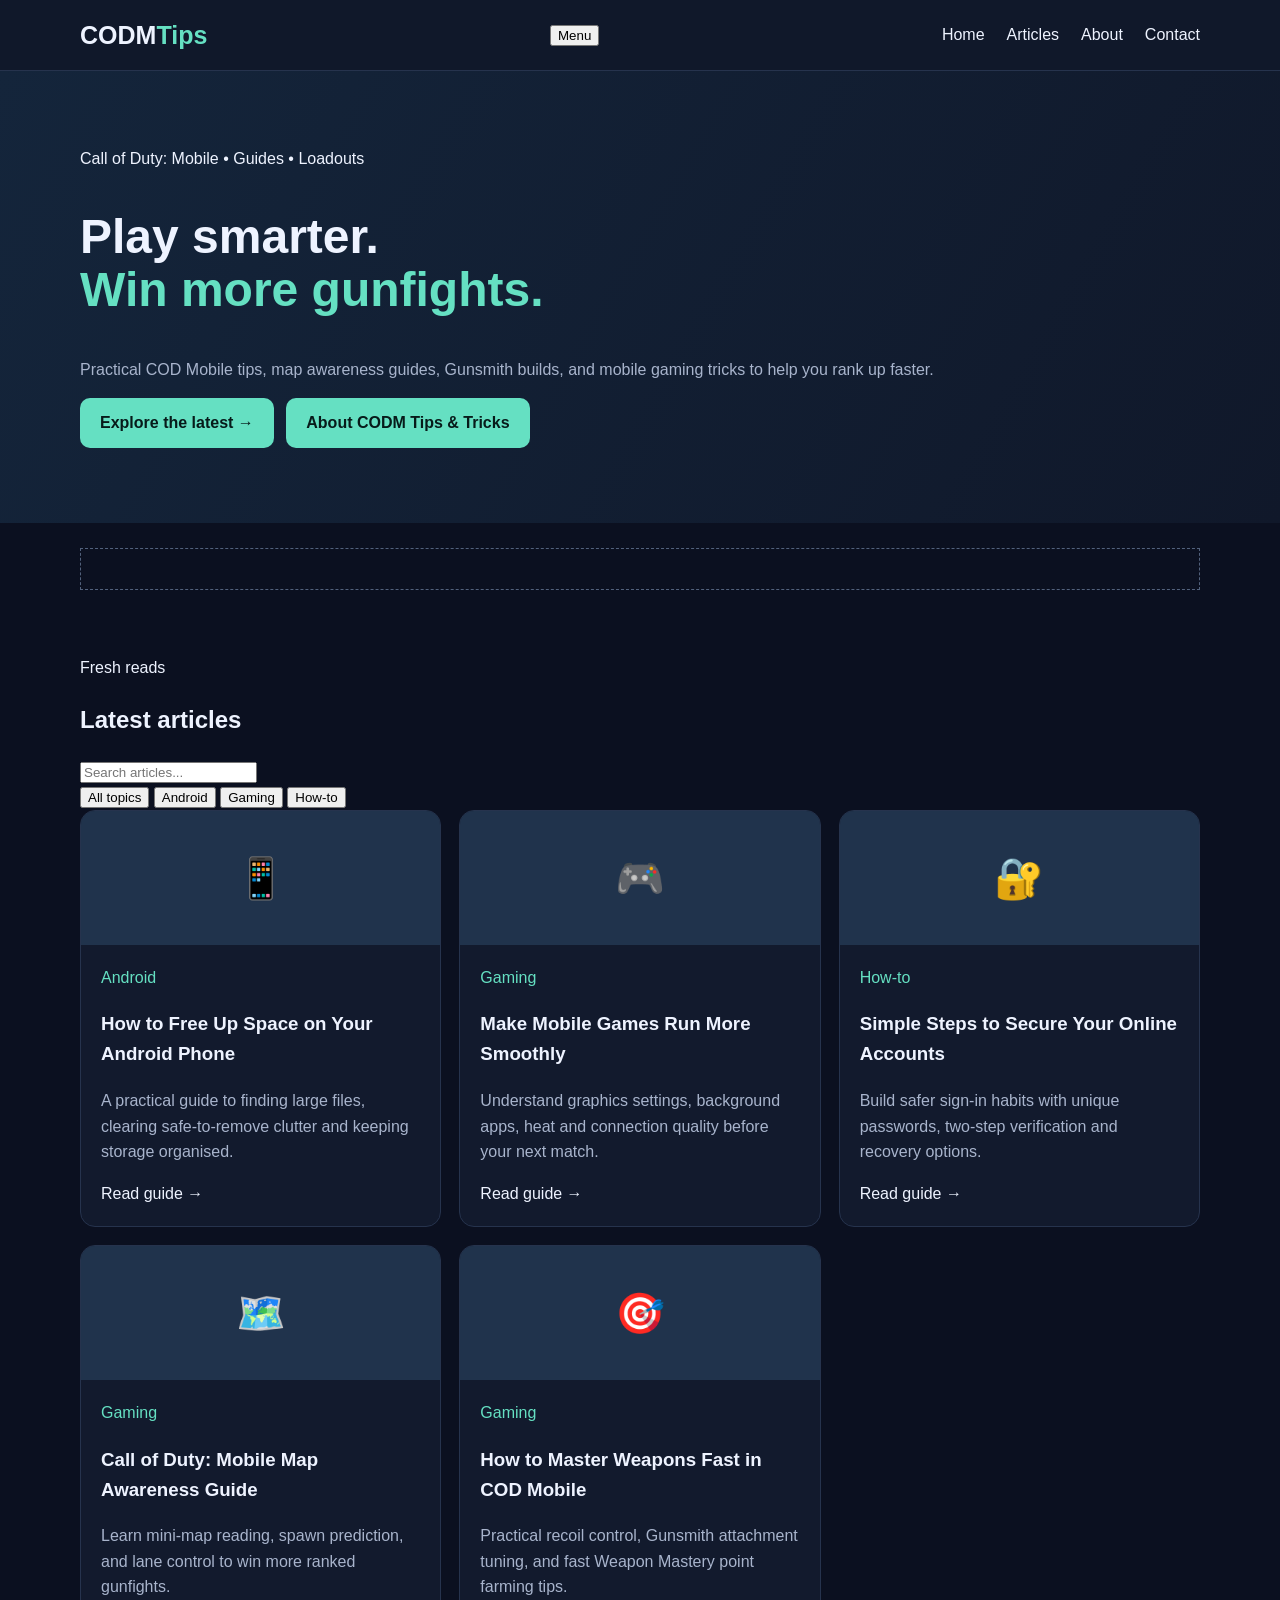
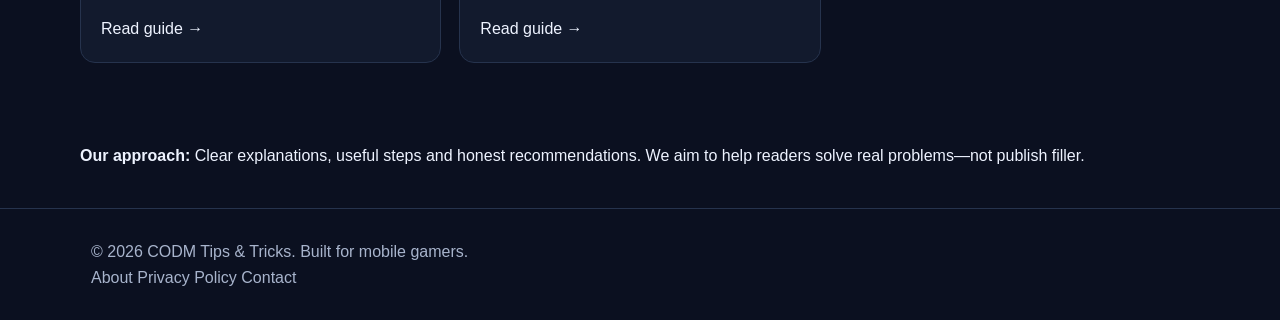
<file: index.html>
<!doctype html>
<html lang="en">
<head>
  <meta charset="utf-8">
  <meta name="viewport" content="width=device-width, initial-scale=1">
  <meta name="description" content="CODM Tips & Tricks shares practical Call of Duty: Mobile guides, map awareness tips, weapon mastery advice, and mobile gaming guides.">
  <meta name="theme-color" content="#061020">
  <title>CODM Tips &amp; Tricks | Call of Duty: Mobile Guides &amp; Loadouts</title>
  <link rel="stylesheet" href="assets/style.css?v=2">
  <script async src="https://pagead2.googlesyndication.com/pagead/js/adsbygoogle.js?client=ca-pub-1563527846088081" crossorigin="anonymous"></script>
</head>
<body>
  <header>
    <div class="wrap nav">
      <a class="brand" href="index.html">CODM<span>Tips</span></a>
      <button class="menu" aria-label="Open navigation">Menu</button>
      <nav class="links">
        <a class="active" href="index.html">Home</a>
        <a href="index.html#latest">Articles</a>
        <a href="about.html">About</a>
        <a href="contact.html">Contact</a>
      </nav>
    </div>
  </header>

  <main>
    <section class="hero">
      <div class="wrap">
        <div class="eyebrow">Call of Duty: Mobile &bull; Guides &bull; Loadouts</div>
        <h1>Play smarter.<br><span style="color:var(--accent)">Win more gunfights.</span></h1>
        <p class="muted">Practical COD Mobile tips, map awareness guides, Gunsmith builds, and mobile gaming tricks to help you rank up faster.</p>
        <a class="btn" href="#latest">Explore the latest <span aria-hidden="true">&rarr;</span></a>
        <a class="btn secondary" href="about.html" style="margin-left:8px">About CODM Tips &amp; Tricks</a>
      </div>
    </section>

    <div class="wrap">
      <div class="ad-slot">
        <!-- CODM Tips & Tricks Homepage Top Banner -->
        <ins class="adsbygoogle"
             style="display:block"
             data-ad-client="ca-pub-1563527846088081"
             data-ad-slot="2319311963"
             data-ad-format="auto"
             data-full-width-responsive="true"></ins>
        <script>
          (adsbygoogle = window.adsbygoogle || []).push({});
        </script>
      </div>
    </div>

    <section class="section wrap" id="latest">
      <div class="section-head">
        <div>
          <div class="eyebrow">Fresh reads</div>
          <h2>Latest articles</h2>
        </div>
        <input id="article-search" type="search" placeholder="Search articles...">
      </div>
      <div class="filters">
        <button class="filter active" data-filter="all">All topics</button>
        <button class="filter" data-filter="android">Android</button>
        <button class="filter" data-filter="gaming">Gaming</button>
        <button class="filter" data-filter="howto">How-to</button>
      </div>
      <div class="grid">
        <article class="card" data-category="android">
          <div class="thumb android">&#128241;</div>
          <div class="card-body">
            <span class="tag">Android</span>
            <h3>How to Free Up Space on Your Android Phone</h3>
            <p class="muted">A practical guide to finding large files, clearing safe-to-remove clutter and keeping storage organised.</p>
            <a class="read-link" href="articles/free-up-space-android.html">Read guide &rarr;</a>
          </div>
        </article>

        <article class="card" data-category="gaming">
          <div class="thumb gaming">&#127918;</div>
          <div class="card-body">
            <span class="tag">Gaming</span>
            <h3>Make Mobile Games Run More Smoothly</h3>
            <p class="muted">Understand graphics settings, background apps, heat and connection quality before your next match.</p>
            <a class="read-link" href="articles/smooth-mobile-gaming.html">Read guide &rarr;</a>
          </div>
        </article>

        <article class="card" data-category="howto">
          <div class="thumb security">&#128272;</div>
          <div class="card-body">
            <span class="tag">How-to</span>
            <h3>Simple Steps to Secure Your Online Accounts</h3>
            <p class="muted">Build safer sign-in habits with unique passwords, two-step verification and recovery options.</p>
            <a class="read-link" href="articles/account-security.html">Read guide &rarr;</a>
          </div>
        </article>

        <article class="card" data-category="gaming">
          <div class="thumb gaming">&#128506;&#65039;</div>
          <div class="card-body">
            <span class="tag">Gaming</span>
            <h3>Call of Duty: Mobile Map Awareness Guide</h3>
            <p class="muted">Learn mini-map reading, spawn prediction, and lane control to win more ranked gunfights.</p>
            <a class="read-link" href="codm-map-awareness.html">Read guide &rarr;</a>
          </div>
        </article>

        <article class="card" data-category="gaming">
          <div class="thumb gaming">&#127919;</div>
          <div class="card-body">
            <span class="tag">Gaming</span>
            <h3>How to Master Weapons Fast in COD Mobile</h3>
            <p class="muted">Practical recoil control, Gunsmith attachment tuning, and fast Weapon Mastery point farming tips.</p>
            <a class="read-link" href="codm-weapon-mastery.html">Read guide &rarr;</a>
          </div>
        </article>
      </div>
    </section>

    <section class="section">
      <div class="wrap">
        <div class="callout">
          <strong>Our approach:</strong> Clear explanations, useful steps and honest recommendations. We aim to help readers solve real problems—not publish filler.
        </div>
      </div>
    </section>
  </main>

  <footer>
    <div class="wrap foot">
      <div>&copy; 2026 CODM Tips &amp; Tricks. Built for mobile gamers.</div>
      <div class="footlinks">
        <a href="about.html">About</a>
        <a href="privacy.html">Privacy Policy</a>
        <a href="contact.html">Contact</a>
      </div>
    </div>
  </footer>

  <script src="assets/script.js?v=2"></script>
</body>
</html>
</file>
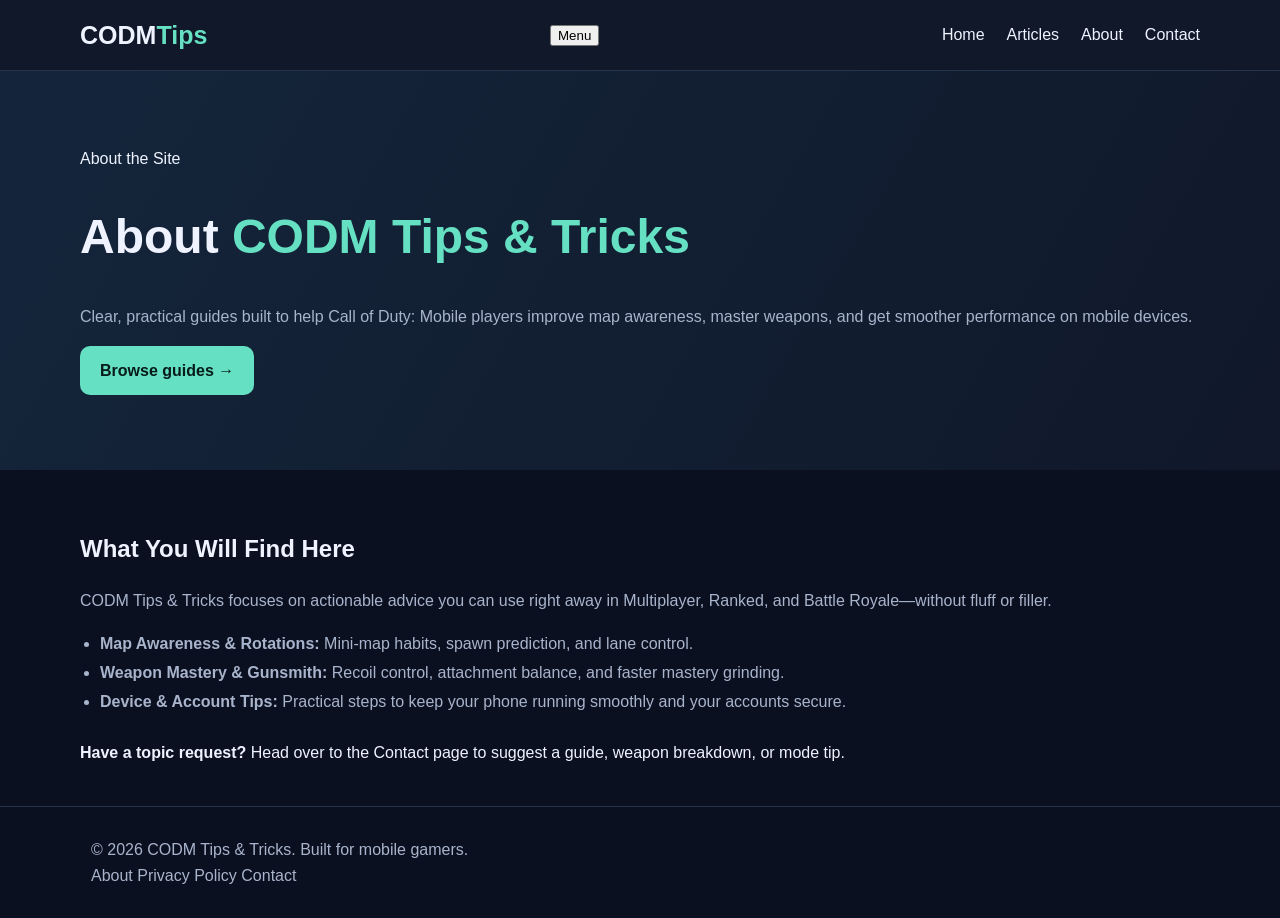
<file: about.html>
<!doctype html>
<html lang="en">
<head>
  <meta charset="utf-8">
  <meta name="viewport" content="width=device-width, initial-scale=1">
  <meta name="description" content="About CODM Tips & Tricks — practical Call of Duty: Mobile guides, map awareness, weapon mastery, and mobile gaming tips.">
  <meta name="theme-color" content="#061020">
  <title>About | CODM Tips &amp; Tricks</title>
  <link rel="stylesheet" href="assets/style.css?v=2">
</head>
<body>
  <header>
    <div class="wrap nav">
      <a class="brand" href="index.html">CODM<span>Tips</span></a>
      <button class="menu" aria-label="Open navigation">Menu</button>
      <nav class="links">
        <a href="index.html">Home</a>
        <a href="index.html#latest">Articles</a>
        <a class="active" href="about.html">About</a>
        <a href="contact.html">Contact</a>
      </nav>
    </div>
  </header>

  <main>
    <section class="hero">
      <div class="wrap">
        <div class="eyebrow">About the Site</div>
        <h1>About <span style="color:var(--accent)">CODM Tips &amp; Tricks</span></h1>
        <p class="muted">Clear, practical guides built to help Call of Duty: Mobile players improve map awareness, master weapons, and get smoother performance on mobile devices.</p>
        <a class="btn" href="index.html#latest">Browse guides <span aria-hidden="true">&rarr;</span></a>
      </div>
    </section>

    <section class="section">
      <div class="wrap">
        <h2>What You Will Find Here</h2>
        <p class="muted">CODM Tips &amp; Tricks focuses on actionable advice you can use right away in Multiplayer, Ranked, and Battle Royale—without fluff or filler.</p>

        <ul class="muted" style="line-height:1.8; padding-left:20px;">
          <li><strong>Map Awareness &amp; Rotations:</strong> Mini-map habits, spawn prediction, and lane control.</li>
          <li><strong>Weapon Mastery &amp; Gunsmith:</strong> Recoil control, attachment balance, and faster mastery grinding.</li>
          <li><strong>Device &amp; Account Tips:</strong> Practical steps to keep your phone running smoothly and your accounts secure.</li>
        </ul>

        <div class="callout" style="margin-top:24px;">
          <strong>Have a topic request?</strong> Head over to the <a href="contact.html">Contact</a> page to suggest a guide, weapon breakdown, or mode tip.
        </div>
      </div>
    </section>
  </main>

  <footer>
    <div class="wrap foot">
      <div>&copy; 2026 CODM Tips &amp; Tricks. Built for mobile gamers.</div>
      <div class="footlinks">
        <a href="about.html">About</a>
        <a href="privacy.html">Privacy Policy</a>
        <a href="contact.html">Contact</a>
      </div>
    </div>
  </footer>

  <script src="assets/script.js?v=2"></script>
</body>
</html>
</file>
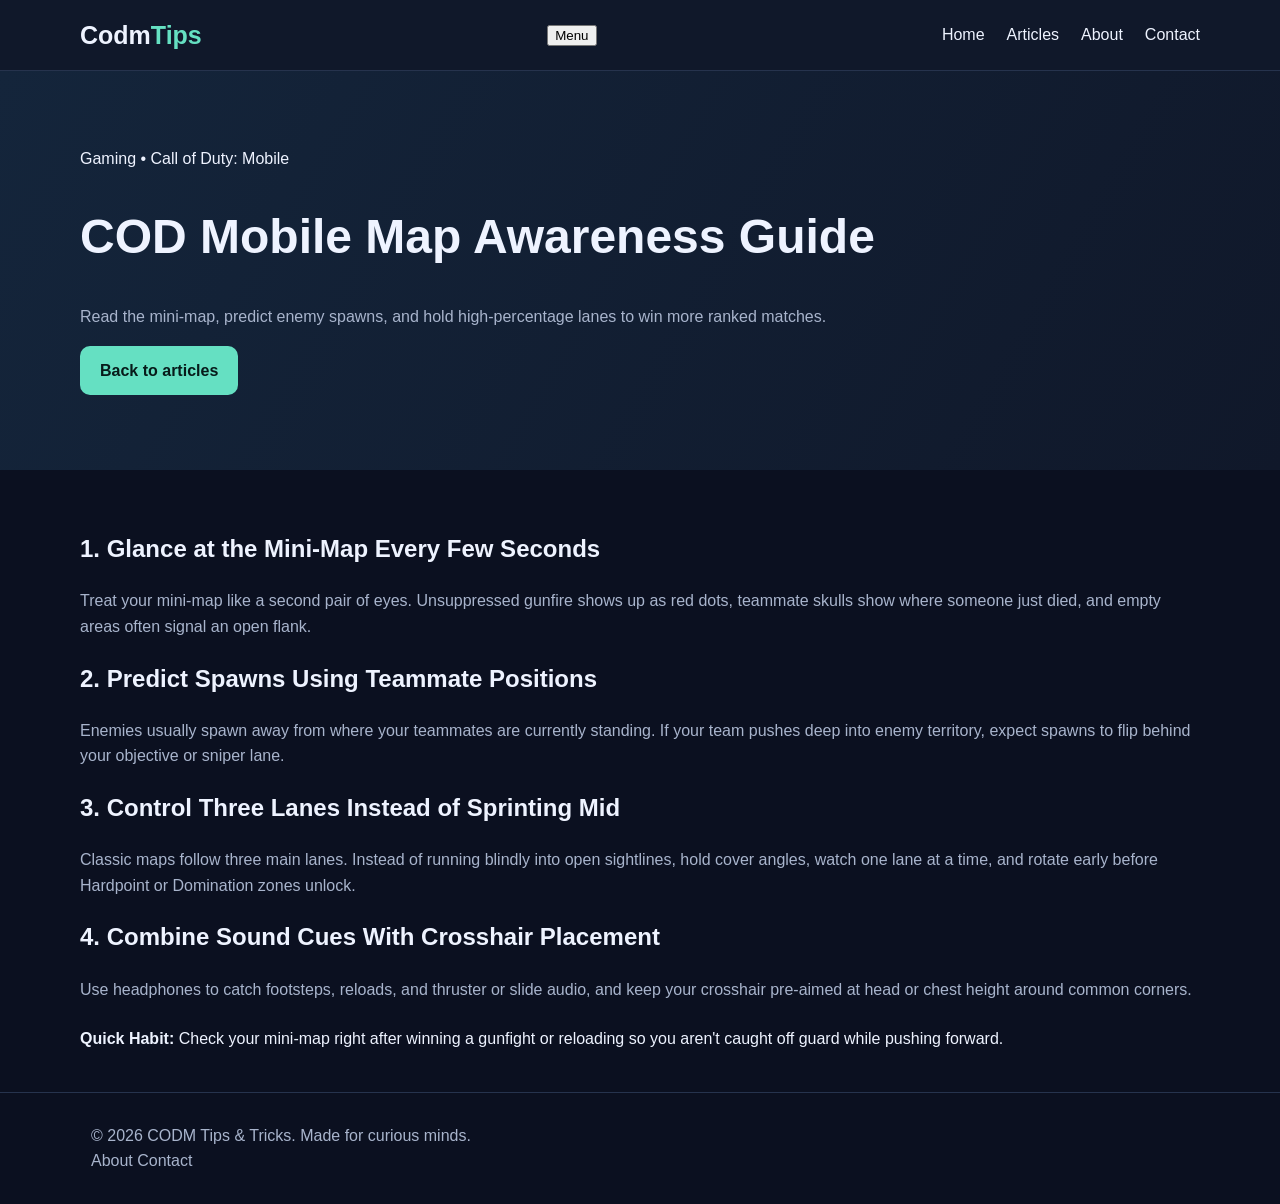
<file: codm-map-awareness.html>
<!doctype html>
<html lang="en">
<head>
  <meta charset="utf-8">
  <meta name="viewport" content="width=device-width, initial-scale=1">
  <meta name="description" content="Call of Duty: Mobile map awareness guide covering mini-map reading, spawn prediction, and lane control.">
  <meta name="theme-color" content="#061020">
  <title>Call of Duty: Mobile Map Awareness Guide | CODM Tips & Tricks</title>
  <link rel="stylesheet" href="assets/style.css?v=2">
</head>
<body>
  <header>
    <div class="wrap nav">
      <a class="brand" href="index.html">Codm<span>Tips</span></a>
      <button class="menu" aria-label="Open navigation">Menu</button>
      <nav class="links">
        <a href="index.html">Home</a>
        <a class="active" href="index.html#latest">Articles</a>
        <a href="about.html">About</a>
        <a href="contact.html">Contact</a>
      </nav>
    </div>
  </header>

  <main>
    <section class="hero">
      <div class="wrap">
        <div class="eyebrow">Gaming &bull; Call of Duty: Mobile</div>
        <h1>COD Mobile Map Awareness Guide</h1>
        <p class="muted">Read the mini-map, predict enemy spawns, and hold high-percentage lanes to win more ranked matches.</p>
        <a class="btn" href="index.html#latest">Back to articles</a>
      </div>
    </section>

    <section class="section">
      <div class="wrap">
        <h2>1. Glance at the Mini-Map Every Few Seconds</h2>
        <p class="muted">Treat your mini-map like a second pair of eyes. Unsuppressed gunfire shows up as red dots, teammate skulls show where someone just died, and empty areas often signal an open flank.</p>

        <h2>2. Predict Spawns Using Teammate Positions</h2>
        <p class="muted">Enemies usually spawn away from where your teammates are currently standing. If your team pushes deep into enemy territory, expect spawns to flip behind your objective or sniper lane.</p>

        <h2>3. Control Three Lanes Instead of Sprinting Mid</h2>
        <p class="muted">Classic maps follow three main lanes. Instead of running blindly into open sightlines, hold cover angles, watch one lane at a time, and rotate early before Hardpoint or Domination zones unlock.</p>

        <h2>4. Combine Sound Cues With Crosshair Placement</h2>
        <p class="muted">Use headphones to catch footsteps, reloads, and thruster or slide audio, and keep your crosshair pre-aimed at head or chest height around common corners.</p>

        <div class="callout" style="margin-top:24px;">
          <strong>Quick Habit:</strong> Check your mini-map right after winning a gunfight or reloading so you aren't caught off guard while pushing forward.
        </div>
      </div>
    </section>
  </main>

  <footer>
    <div class="wrap foot">
      <div>&copy; 2026 CODM Tips & Tricks. Made for curious minds.</div>
      <div class="footlinks">
        <a href="about.html">About</a>
        <a href="contact.html">Contact</a>
      </div>
    </div>
  </footer>

  <script src="assets/script.js?v=2"></script>
</body>
</html>
</file>
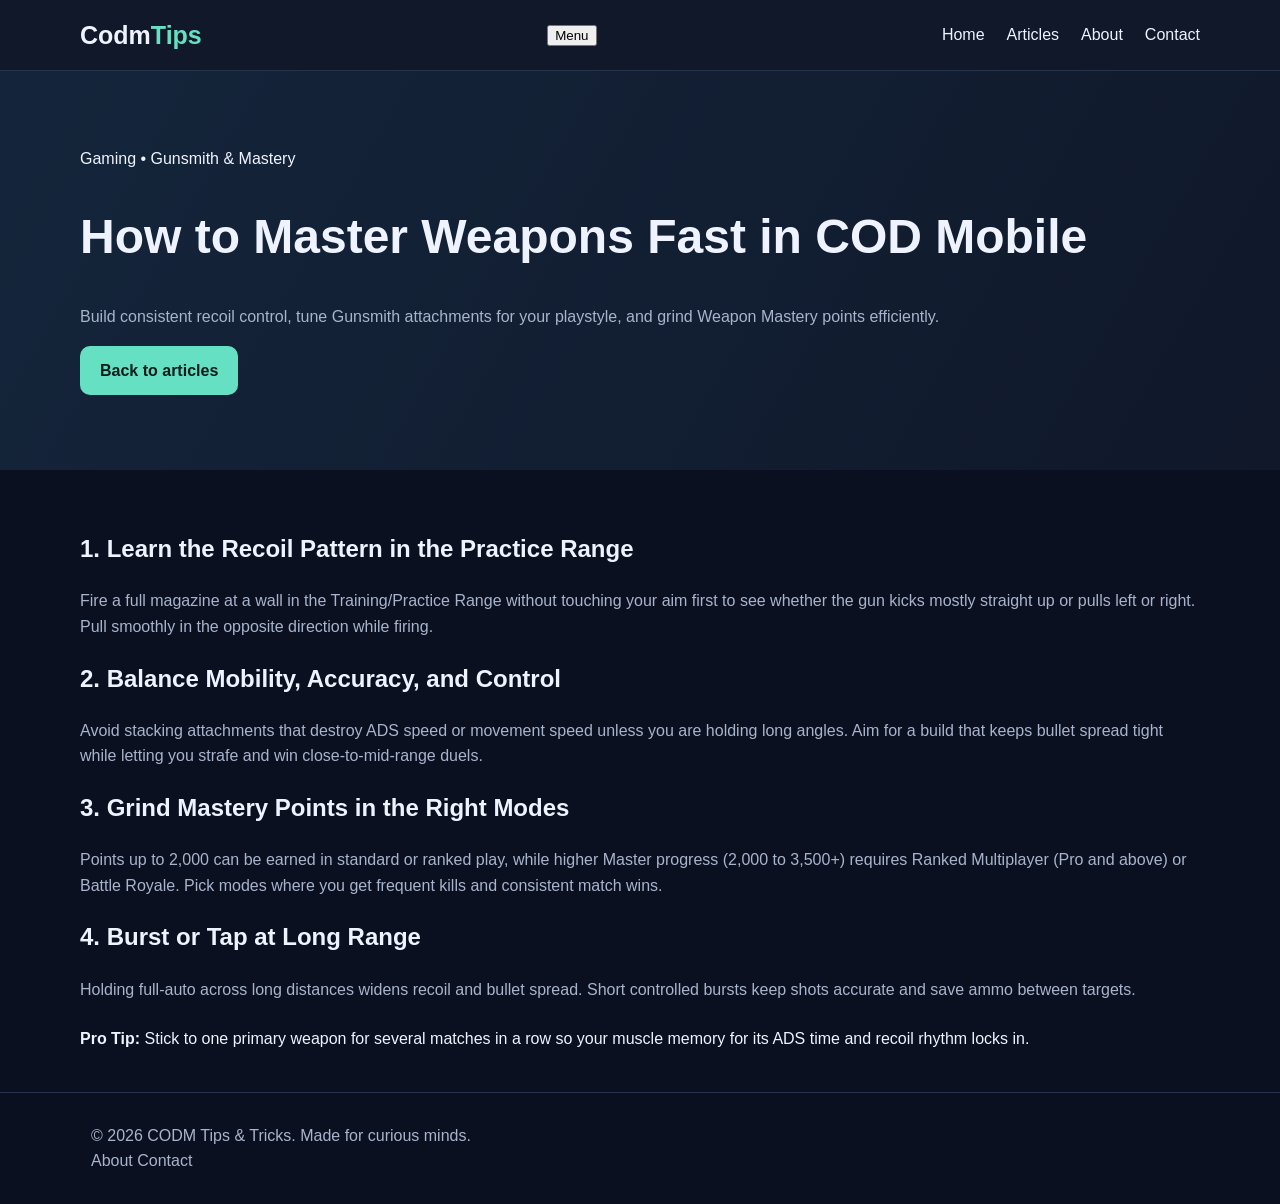
<file: codm-weapon-mastery.html>
<!doctype html>
<html lang="en">
<head>
  <meta charset="utf-8">
  <meta name="viewport" content="width=device-width, initial-scale=1">
  <meta name="description" content="Tips and tricks to master weapons fast in Call of Duty: Mobile, including recoil control, Gunsmith tuning, and Weapon Mastery grinding.">
  <meta name="theme-color" content="#061020">
  <title>How to Master Weapons Fast in COD Mobile | CODM Tips & Tricks</title>
  <link rel="stylesheet" href="assets/style.css?v=2">
</head>
<body>
  <header>
    <div class="wrap nav">
      <a class="brand" href="index.html">Codm<span>Tips</span></a>
      <button class="menu" aria-label="Open navigation">Menu</button>
      <nav class="links">
        <a href="index.html">Home</a>
        <a class="active" href="index.html#latest">Articles</a>
        <a href="about.html">About</a>
        <a href="contact.html">Contact</a>
      </nav>
    </div>
  </header>

  <main>
    <section class="hero">
      <div class="wrap">
        <div class="eyebrow">Gaming &bull; Gunsmith &amp; Mastery</div>
        <h1>How to Master Weapons Fast in COD Mobile</h1>
        <p class="muted">Build consistent recoil control, tune Gunsmith attachments for your playstyle, and grind Weapon Mastery points efficiently.</p>
        <a class="btn" href="index.html#latest">Back to articles</a>
      </div>
    </section>

    <section class="section">
      <div class="wrap">
        <h2>1. Learn the Recoil Pattern in the Practice Range</h2>
        <p class="muted">Fire a full magazine at a wall in the Training/Practice Range without touching your aim first to see whether the gun kicks mostly straight up or pulls left or right. Pull smoothly in the opposite direction while firing.</p>

        <h2>2. Balance Mobility, Accuracy, and Control</h2>
        <p class="muted">Avoid stacking attachments that destroy ADS speed or movement speed unless you are holding long angles. Aim for a build that keeps bullet spread tight while letting you strafe and win close-to-mid-range duels.</p>

        <h2>3. Grind Mastery Points in the Right Modes</h2>
        <p class="muted">Points up to 2,000 can be earned in standard or ranked play, while higher Master progress (2,000 to 3,500+) requires Ranked Multiplayer (Pro and above) or Battle Royale. Pick modes where you get frequent kills and consistent match wins.</p>

        <h2>4. Burst or Tap at Long Range</h2>
        <p class="muted">Holding full-auto across long distances widens recoil and bullet spread. Short controlled bursts keep shots accurate and save ammo between targets.</p>

        <div class="callout" style="margin-top:24px;">
          <strong>Pro Tip:</strong> Stick to one primary weapon for several matches in a row so your muscle memory for its ADS time and recoil rhythm locks in.
        </div>
      </div>
    </section>
  </main>

  <footer>
    <div class="wrap foot">
      <div>&copy; 2026 CODM Tips & Tricks. Made for curious minds.</div>
      <div class="footlinks">
        <a href="about.html">About</a>
        <a href="contact.html">Contact</a>
      </div>
    </div>
  </footer>

  <script src="assets/script.js?v=2"></script>
</body>
</html>
</file>
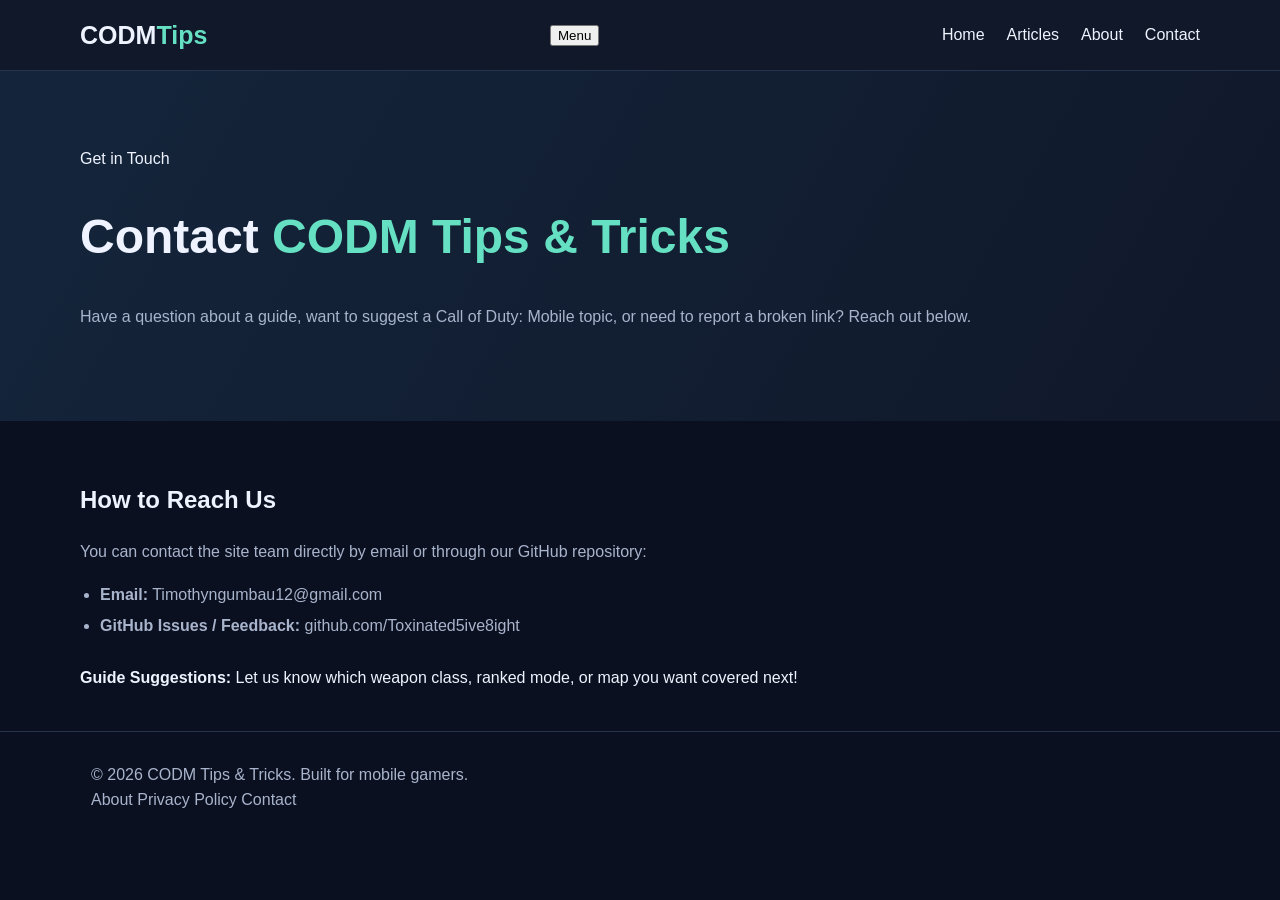
<file: contact.html>
<!doctype html>
<html lang="en">
<head>
  <meta charset="utf-8">
  <meta name="viewport" content="width=device-width, initial-scale=1">
  <meta name="description" content="Contact CODM Tips & Tricks — send guide requests, feedback, or questions.">
  <meta name="theme-color" content="#061020">
  <title>Contact | CODM Tips &amp; Tricks</title>
  <link rel="stylesheet" href="assets/style.css?v=2">
</head>
<body>
  <header>
    <div class="wrap nav">
      <a class="brand" href="index.html">CODM<span>Tips</span></a>
      <button class="menu" aria-label="Open navigation">Menu</button>
      <nav class="links">
        <a href="index.html">Home</a>
        <a href="index.html#latest">Articles</a>
        <a href="about.html">About</a>
        <a class="active" href="contact.html">Contact</a>
      </nav>
    </div>
  </header>

  <main>
    <section class="hero">
      <div class="wrap">
        <div class="eyebrow">Get in Touch</div>
        <h1>Contact <span style="color:var(--accent)">CODM Tips &amp; Tricks</span></h1>
        <p class="muted">Have a question about a guide, want to suggest a Call of Duty: Mobile topic, or need to report a broken link? Reach out below.</p>
      </div>
    </section>

    <section class="section">
      <div class="wrap">
        <h2>How to Reach Us</h2>
        <p class="muted">You can contact the site team directly by email or through our GitHub repository:</p>

        <ul class="muted" style="line-height:1.9; padding-left:20px;">
          <li><strong>Email:</strong> <a href="mailto:Timothyngumbau12@gmail.com">Timothyngumbau12@gmail.com</a></li>
          <li><strong>GitHub Issues / Feedback:</strong> <a href="https://github.com/Toxinated5ive8ight/Toxinated5ive8ight.github.io" target="_blank" rel="noopener">github.com/Toxinated5ive8ight</a></li>
        </ul>

        <div class="callout" style="margin-top:24px;">
          <strong>Guide Suggestions:</strong> Let us know which weapon class, ranked mode, or map you want covered next!
        </div>
      </div>
    </section>
  </main>

  <footer>
    <div class="wrap foot">
      <div>&copy; 2026 CODM Tips &amp; Tricks. Built for mobile gamers.</div>
      <div class="footlinks">
        <a href="about.html">About</a>
        <a href="privacy.html">Privacy Policy</a>
        <a href="contact.html">Contact</a>
      </div>
    </div>
  </footer>

  <script src="assets/script.js?v=2"></script>
</body>
</html>
</file>
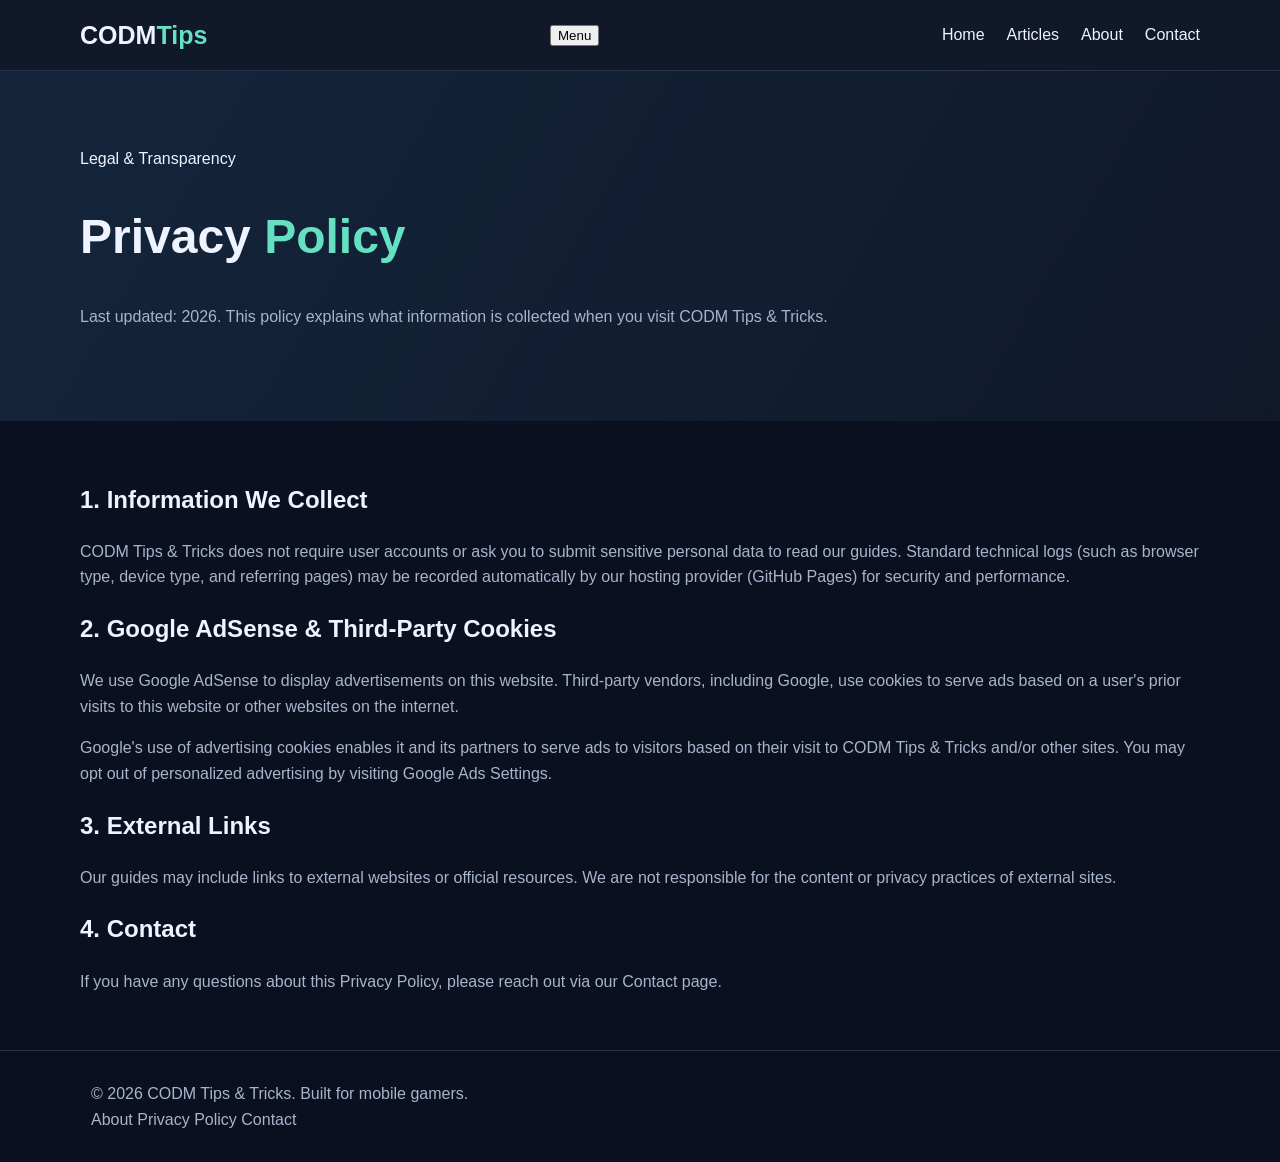
<file: privacy.html>
<!doctype html>
<html lang="en">
<head>
  <meta charset="utf-8">
  <meta name="viewport" content="width=device-width, initial-scale=1">
  <meta name="description" content="Privacy Policy for CODM Tips & Tricks — learn how cookies, analytics, and advertising work on our site.">
  <meta name="theme-color" content="#061020">
  <title>Privacy Policy | CODM Tips &amp; Tricks</title>
  <link rel="stylesheet" href="assets/style.css?v=2">
</head>
<body>
  <header>
    <div class="wrap nav">
      <a class="brand" href="index.html">CODM<span>Tips</span></a>
      <button class="menu" aria-label="Open navigation">Menu</button>
      <nav class="links">
        <a href="index.html">Home</a>
        <a href="index.html#latest">Articles</a>
        <a href="about.html">About</a>
        <a href="contact.html">Contact</a>
      </nav>
    </div>
  </header>

  <main>
    <section class="hero">
      <div class="wrap">
        <div class="eyebrow">Legal &amp; Transparency</div>
        <h1>Privacy <span style="color:var(--accent)">Policy</span></h1>
        <p class="muted">Last updated: 2026. This policy explains what information is collected when you visit CODM Tips &amp; Tricks.</p>
      </div>
    </section>

    <section class="section">
      <div class="wrap">
        <h2>1. Information We Collect</h2>
        <p class="muted">CODM Tips &amp; Tricks does not require user accounts or ask you to submit sensitive personal data to read our guides. Standard technical logs (such as browser type, device type, and referring pages) may be recorded automatically by our hosting provider (GitHub Pages) for security and performance.</p>

        <h2>2. Google AdSense &amp; Third-Party Cookies</h2>
        <p class="muted">We use Google AdSense to display advertisements on this website. Third-party vendors, including Google, use cookies to serve ads based on a user's prior visits to this website or other websites on the internet.</p>
        <p class="muted">Google's use of advertising cookies enables it and its partners to serve ads to visitors based on their visit to CODM Tips &amp; Tricks and/or other sites. You may opt out of personalized advertising by visiting <a href="https://myadcenter.google.com/" target="_blank" rel="noopener">Google Ads Settings</a>.</p>

        <h2>3. External Links</h2>
        <p class="muted">Our guides may include links to external websites or official resources. We are not responsible for the content or privacy practices of external sites.</p>

        <h2>4. Contact</h2>
        <p class="muted">If you have any questions about this Privacy Policy, please reach out via our <a href="contact.html">Contact</a> page.</p>
      </div>
    </section>
  </main>

  <footer>
    <div class="wrap foot">
      <div>&copy; 2026 CODM Tips &amp; Tricks. Built for mobile gamers.</div>
      <div class="footlinks">
        <a href="about.html">About</a>
        <a href="privacy.html">Privacy Policy</a>
        <a href="contact.html">Contact</a>
      </div>
    </div>
  </footer>

  <script src="assets/script.js?v=2"></script>
</body>
</html>
</file>
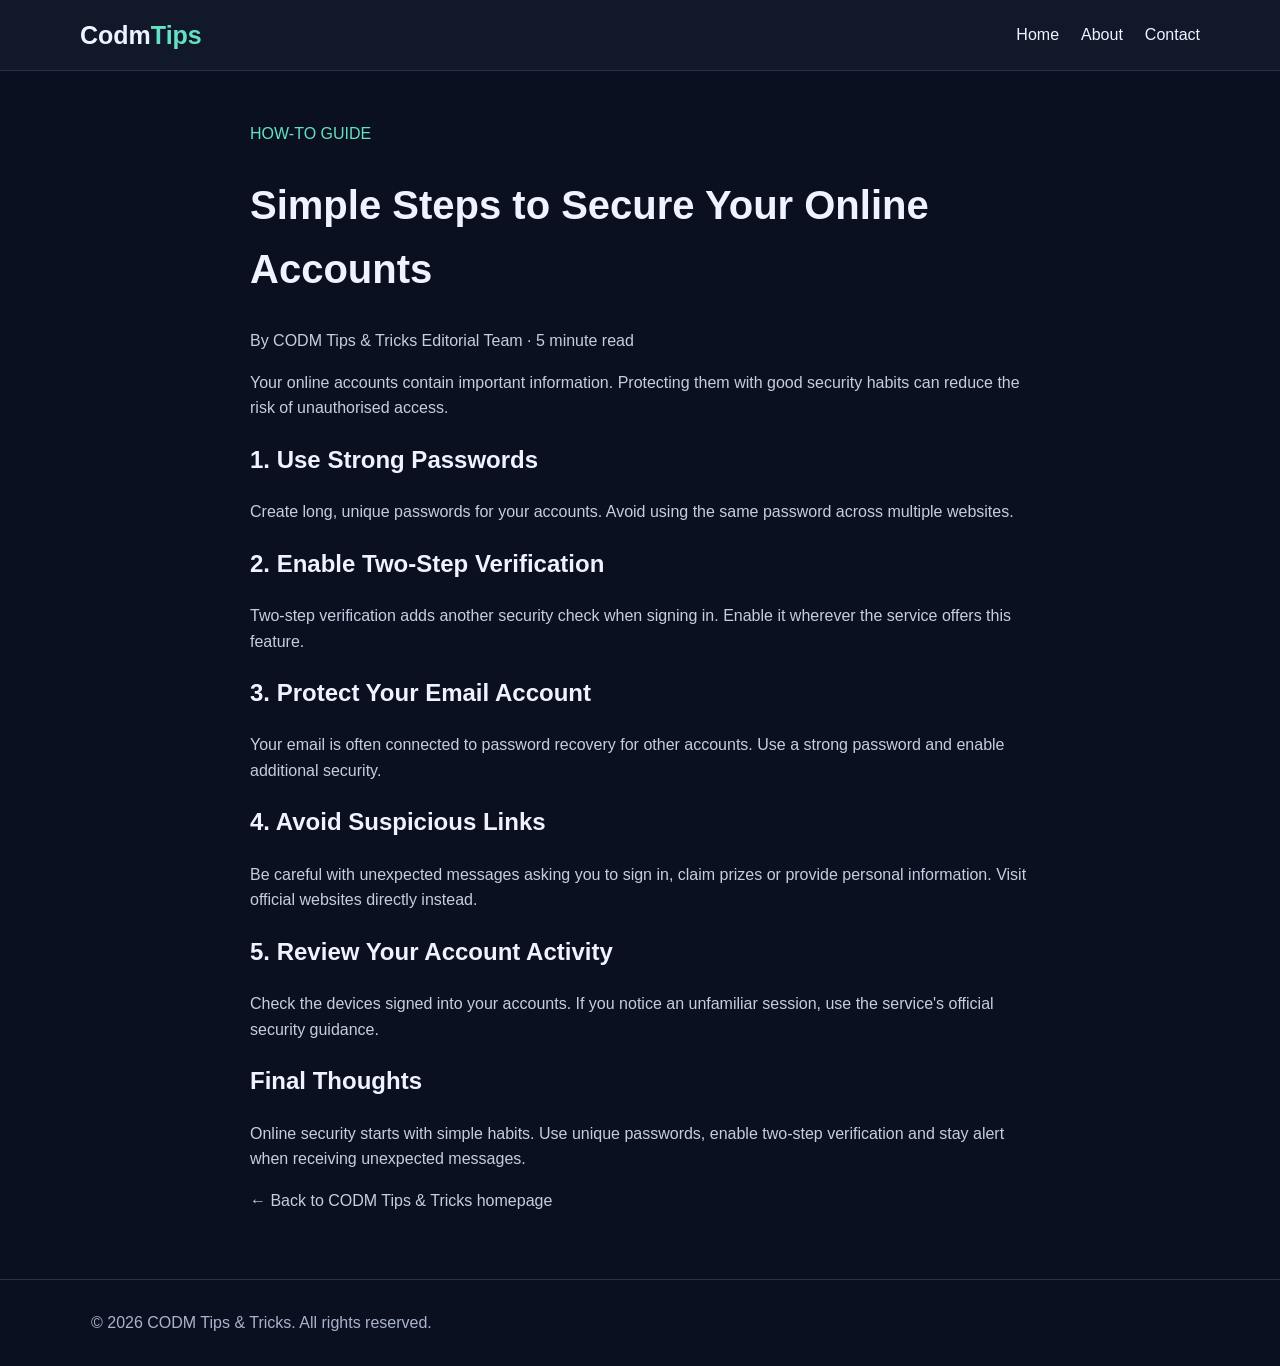
<file: articles/account-security.html>
<!DOCTYPE html>
<html lang="en">
<head>
<meta charset="UTF-8">
<meta name="viewport" content="width=device-width, initial-scale=1">
<title>How to Secure Your Online Accounts | CODM Tips & Tricks</title>
<meta name="description" content="Simple steps to protect your online accounts with stronger passwords and two-step verification.">
<link rel="stylesheet" href="../assets/style.css">
</head>
<body>

<header>
<div class="wrap nav">
<a class="brand" href="../index.html">Codm<span>Tips</span></a>
<nav class="links">
<a href="../index.html">Home</a>
<a href="../about.html">About</a>
<a href="../contact.html">Contact</a>
</nav>
</div>
</header>

<main class="page">
<div class="wrap prose">

<div class="tag">HOW-TO GUIDE</div>

<h1>Simple Steps to Secure Your Online Accounts</h1>

<p class="muted">By CODM Tips & Tricks Editorial Team · 5 minute read</p>

<p>Your online accounts contain important information. Protecting them with good security habits can reduce the risk of unauthorised access.</p>

<h2>1. Use Strong Passwords</h2>
<p>Create long, unique passwords for your accounts. Avoid using the same password across multiple websites.</p>

<h2>2. Enable Two-Step Verification</h2>
<p>Two-step verification adds another security check when signing in. Enable it wherever the service offers this feature.</p>

<h2>3. Protect Your Email Account</h2>
<p>Your email is often connected to password recovery for other accounts. Use a strong password and enable additional security.</p>

<h2>4. Avoid Suspicious Links</h2>
<p>Be careful with unexpected messages asking you to sign in, claim prizes or provide personal information. Visit official websites directly instead.</p>

<h2>5. Review Your Account Activity</h2>
<p>Check the devices signed into your accounts. If you notice an unfamiliar session, use the service's official security guidance.</p>

<h2>Final Thoughts</h2>
<p>Online security starts with simple habits. Use unique passwords, enable two-step verification and stay alert when receiving unexpected messages.</p>

<p><a href="../index.html">← Back to CODM Tips & Tricks homepage</a></p>

</div>
</main>

<footer>
<div class="wrap">© 2026 CODM Tips & Tricks. All rights reserved.</div>
</footer>

</body>
</html>
</file>
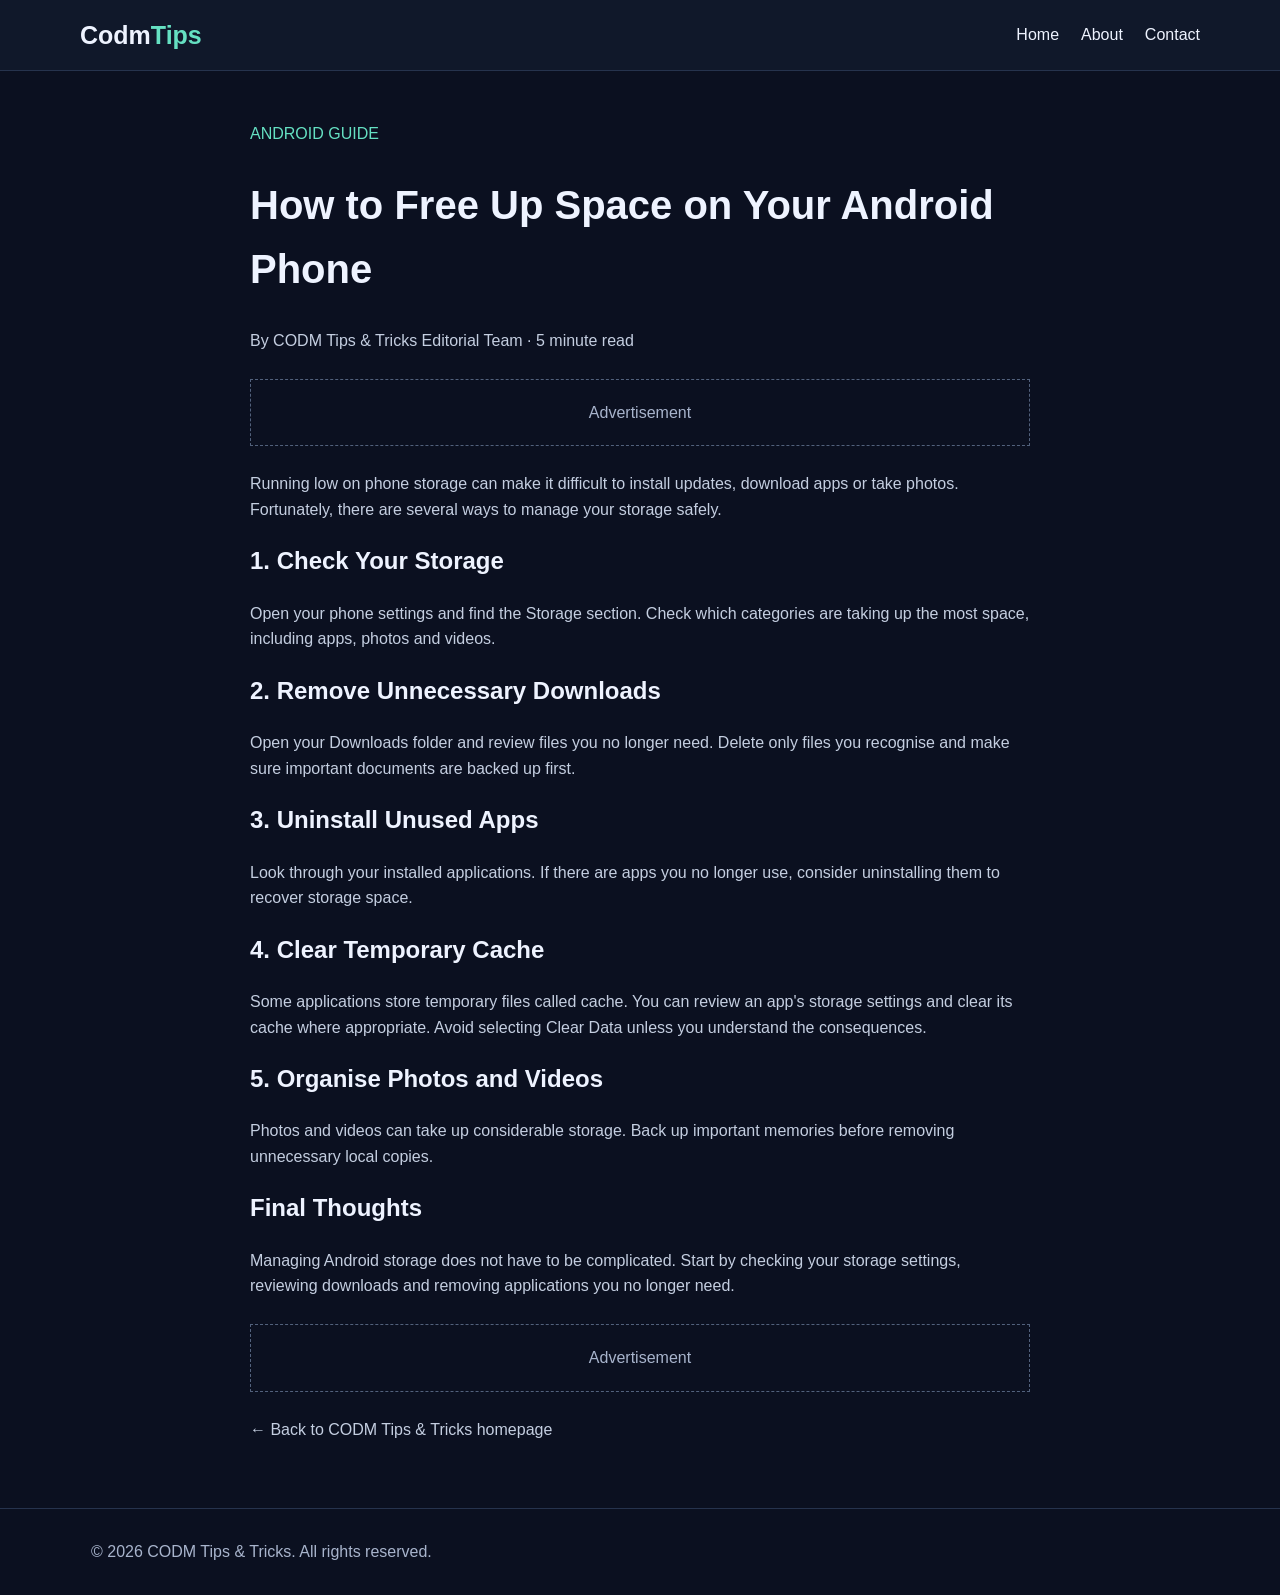
<file: articles/android-storage.html>
<!DOCTYPE html>
<html lang="en">
<head>
<meta charset="UTF-8">
<meta name="viewport" content="width=device-width, initial-scale=1">
<title>How to Free Up Android Storage | CODM Tips & Tricks</title>
<meta name="description" content="Learn practical ways to free up storage space on your Android phone safely.">
<link rel="stylesheet" href="../assets/style.css">
</head>
<body>

<header>
<div class="wrap nav">
<a class="brand" href="../index.html">Codm<span>Tips</span></a>
<nav class="links">
<a href="../index.html">Home</a>
<a href="../about.html">About</a>
<a href="../contact.html">Contact</a>
</nav>
</div>
</header>

<main class="page">
<div class="wrap prose">

<div class="tag">ANDROID GUIDE</div>

<h1>How to Free Up Space on Your Android Phone</h1>

<p class="muted">By CODM Tips & Tricks Editorial Team · 5 minute read</p>

<div class="ad-slot">Advertisement</div>

<p>Running low on phone storage can make it difficult to install updates, download apps or take photos. Fortunately, there are several ways to manage your storage safely.</p>

<h2>1. Check Your Storage</h2>
<p>Open your phone settings and find the Storage section. Check which categories are taking up the most space, including apps, photos and videos.</p>

<h2>2. Remove Unnecessary Downloads</h2>
<p>Open your Downloads folder and review files you no longer need. Delete only files you recognise and make sure important documents are backed up first.</p>

<h2>3. Uninstall Unused Apps</h2>
<p>Look through your installed applications. If there are apps you no longer use, consider uninstalling them to recover storage space.</p>

<h2>4. Clear Temporary Cache</h2>
<p>Some applications store temporary files called cache. You can review an app's storage settings and clear its cache where appropriate. Avoid selecting Clear Data unless you understand the consequences.</p>

<h2>5. Organise Photos and Videos</h2>
<p>Photos and videos can take up considerable storage. Back up important memories before removing unnecessary local copies.</p>

<h2>Final Thoughts</h2>
<p>Managing Android storage does not have to be complicated. Start by checking your storage settings, reviewing downloads and removing applications you no longer need.</p>

<div class="ad-slot">Advertisement</div>

<p><a href="../index.html">← Back to CODM Tips & Tricks homepage</a></p>

</div>
</main>

<footer>
<div class="wrap">© 2026 CODM Tips & Tricks. All rights reserved.</div>
</footer>

</body>
</html>
</file>
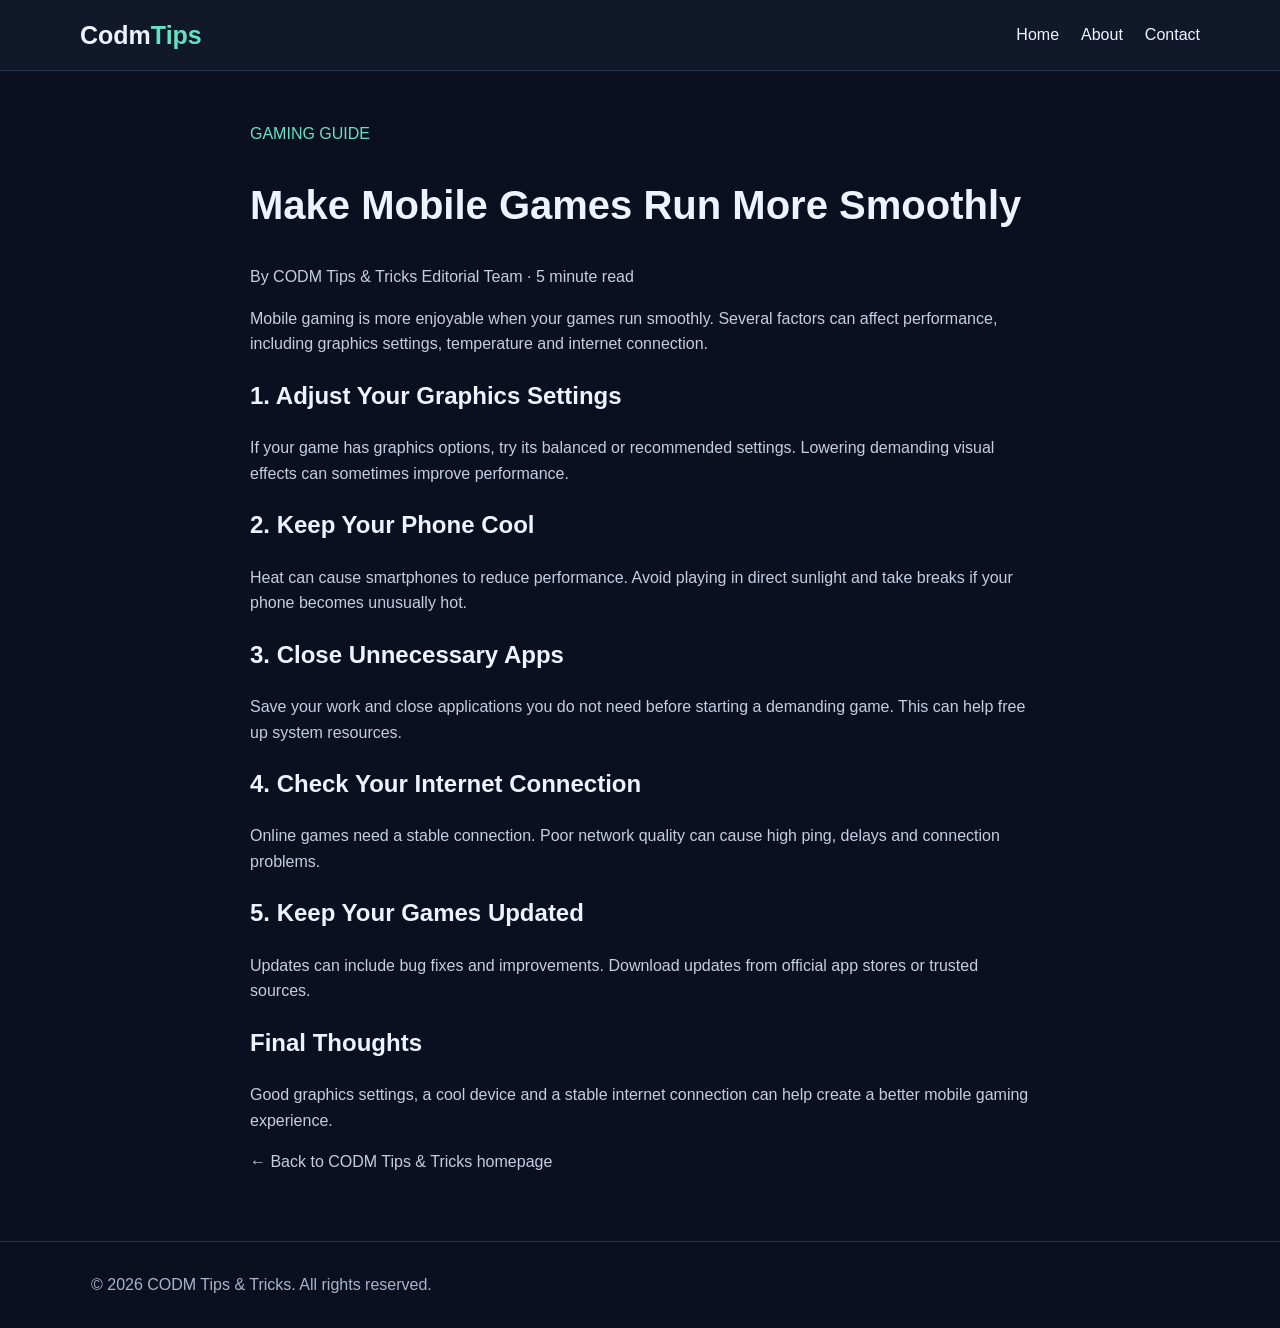
<file: articles/mobile-gaming.html>
<!DOCTYPE html>
<html lang="en">
<head>
<meta charset="UTF-8">
<meta name="viewport" content="width=device-width, initial-scale=1">
<title>Make Mobile Games Run More Smoothly | CODM Tips & Tricks</title>
<meta name="description" content="Learn how graphics settings, phone temperature and network quality affect mobile gaming performance.">
<link rel="stylesheet" href="../assets/style.css">
</head>
<body>

<header>
<div class="wrap nav">
<a class="brand" href="../index.html">Codm<span>Tips</span></a>
<nav class="links">
<a href="../index.html">Home</a>
<a href="../about.html">About</a>
<a href="../contact.html">Contact</a>
</nav>
</div>
</header>

<main class="page">
<div class="wrap prose">

<div class="tag">GAMING GUIDE</div>

<h1>Make Mobile Games Run More Smoothly</h1>

<p class="muted">By CODM Tips & Tricks Editorial Team · 5 minute read</p>

<p>Mobile gaming is more enjoyable when your games run smoothly. Several factors can affect performance, including graphics settings, temperature and internet connection.</p>

<h2>1. Adjust Your Graphics Settings</h2>
<p>If your game has graphics options, try its balanced or recommended settings. Lowering demanding visual effects can sometimes improve performance.</p>

<h2>2. Keep Your Phone Cool</h2>
<p>Heat can cause smartphones to reduce performance. Avoid playing in direct sunlight and take breaks if your phone becomes unusually hot.</p>

<h2>3. Close Unnecessary Apps</h2>
<p>Save your work and close applications you do not need before starting a demanding game. This can help free up system resources.</p>

<h2>4. Check Your Internet Connection</h2>
<p>Online games need a stable connection. Poor network quality can cause high ping, delays and connection problems.</p>

<h2>5. Keep Your Games Updated</h2>
<p>Updates can include bug fixes and improvements. Download updates from official app stores or trusted sources.</p>

<h2>Final Thoughts</h2>
<p>Good graphics settings, a cool device and a stable internet connection can help create a better mobile gaming experience.</p>

<p><a href="../index.html">← Back to CODM Tips & Tricks homepage</a></p>

</div>
</main>

<footer>
<div class="wrap">© 2026 CODM Tips & Tricks. All rights reserved.</div>
</footer>

</body>
</html>
</file>
<file: assets/style.css>
:root {
  --bg: #0b1020;
  --panel: #121a2d;
  --text: #eef3ff;
  --muted: #a8b4cc;
  --accent: #65e0c2;
  --line: #26334d;
}

* {
  box-sizing: border-box;
}

body {
  margin: 0;
  background: var(--bg);
  color: var(--text);
  font-family: Arial, sans-serif;
  line-height: 1.6;
}

a {
  color: inherit;
  text-decoration: none;
}

a:hover {
  color: var(--accent);
}

header {
  background: #10182a;
  border-bottom: 1px solid var(--line);
}

.wrap {
  width: 90%;
  max-width: 1120px;
  margin: auto;
}

.nav {
  min-height: 70px;
  display: flex;
  align-items: center;
  justify-content: space-between;
}

.brand {
  font-size: 25px;
  font-weight: bold;
}

.brand span {
  color: var(--accent);
}

.links {
  display: flex;
  gap: 22px;
}

.hero {
  padding: 75px 0;
  background: linear-gradient(120deg, #14253b, #10182a);
}

.hero h1 {
  font-size: 48px;
  line-height: 1.1;
}

.hero p, .muted {
  color: var(--muted);
}

.btn {
  display: inline-block;
  padding: 12px 20px;
  border-radius: 10px;
  background: var(--accent);
  color: #071b1a;
  font-weight: bold;
}
.btn:hover,
.btn:focus,
.btn:active,
.btn:visited {
  color: #071b1a;
}

.section {
  padding: 40px 0;
}

.grid {
  display: grid;
  grid-template-columns: repeat(3, 1fr);
  gap: 18px;
}

.card {
  background: var(--panel);
  border: 1px solid var(--line);
  border-radius: 15px;
  overflow: hidden;
}

.thumb {
  padding: 35px;
  text-align: center;
  font-size: 40px;
  background: #20334c;
}

.card-body {
  padding: 20px;
}

.card p {
  color: var(--muted);
}

.tag, .read {
  color: var(--accent);
}

.ad-slot {
  border: 1px dashed #52617c;
  padding: 20px;
  margin: 25px 0;
  text-align: center;
  color: var(--muted);
}

.page {
  padding: 50px 0;
}

.prose {
  max-width: 780px;
}

.prose h1 {
  font-size: 40px;
}

.prose p, .prose li {
  color: #c4cee0;
}

footer {
  padding: 30px;
  border-top: 1px solid var(--line);
  color: var(--muted);
}

@media(max-width:700px) {
  .grid {
    grid-template-columns: 1fr;
  }

  .hero h1 {
    font-size: 36px;
  }

  .links {
    flex-wrap: wrap;
    gap: 10px;
  }
}
</file>
